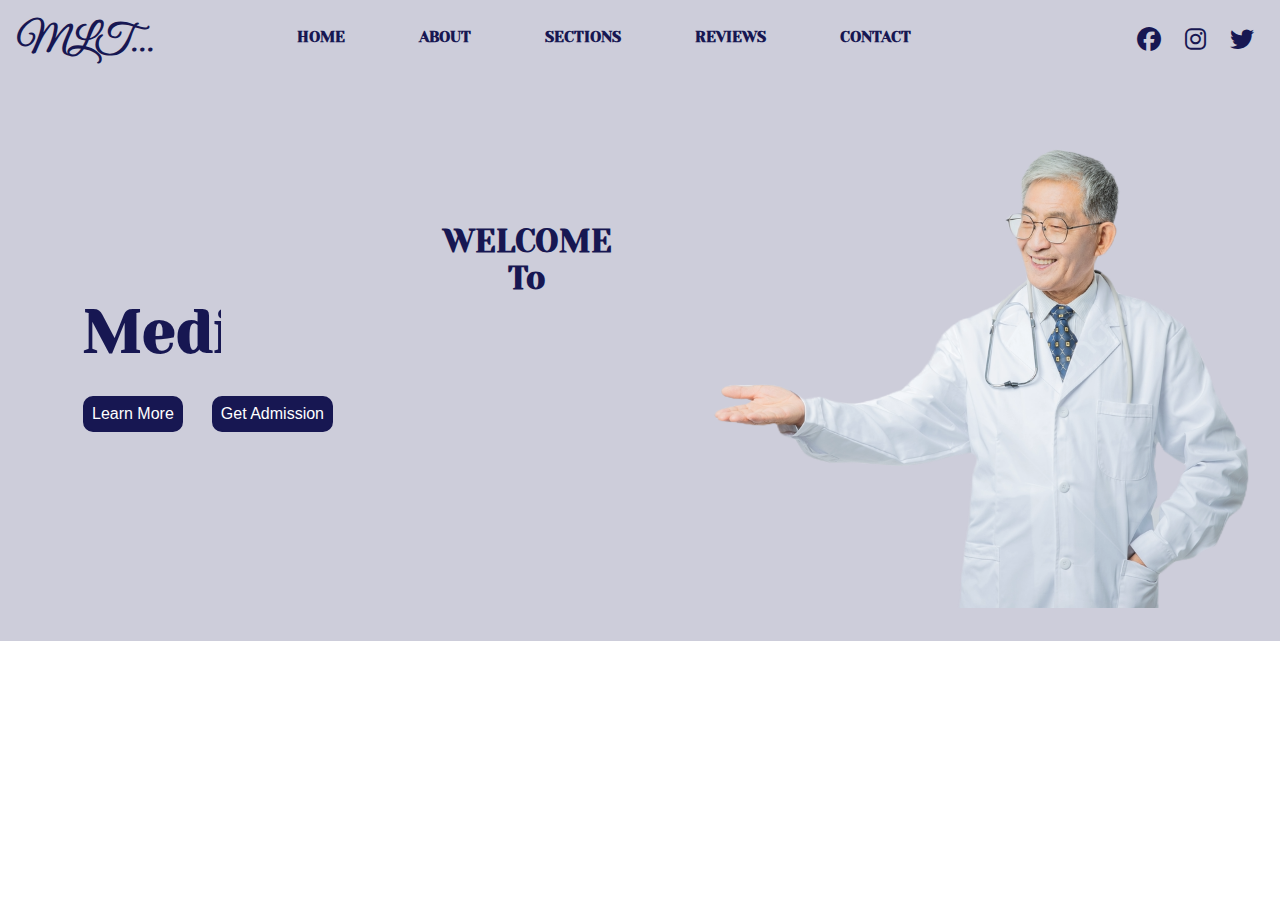
<file: index.html>
<!DOCTYPE html>
<html lang="en">

<head>
    <meta charset="UTF-8">
    <meta name="viewport" content="width=device-width, initial-scale=1.0">
    <title>Medical Labortory Technolgy</title>
    <link rel="stylesheet" href="index.css">
    <link rel="stylesheet" href="https://cdnjs.cloudflare.com/ajax/libs/font-awesome/6.5.2/css/all.min.css">
</head>

<body>
    <div class="container">
        <div class="header">
            <div class="navbar">
                <div class="logo">
                    <h1>MLT...</h1>
                </div>
                <div class="tags">
                    <a href="index.html" class="hover-line">HOME</a>
                    <a href="About.html" class="hover-line">ABOUT</a>
                    <a href="Sections.html" class="hover-line">SECTIONS</a>
                    <a href="Reviews.html" class="hover-line">REVIEWS</a>
                    <a href="Contact.html" class="hover-line">CONTACT</a>
                </div>
                <div class="icons">
                    <a href="https://www.facebook.com"><i class="fa-brands fa-facebook fa-beat fa-xl"></i></a>
                    <a href="https://www.instagram.com"> <i class="fa-brands fa-instagram fa-beat fa-xl"></i></a>
                    <a href="https://www.twitter.com"> <i class="fa-brands fa-twitter fa-beat fa-xl"></i></a>
                </div>
            </div>
        </div>
        <div class="home">
            <h1 class="dec">WELCOME <br>To <br><span>Medical Labortory Technolgy</span></h1>
            <a
                href="https://nursinganswers.net/essays/the-role-of-a-medical-lab-technician-is-critical-health-essay.php"><button>Learn
                    More</button></a>
            <a href="https://superstudy.pk/admissions/"> <button>Get Admission</button></a>
        </div>

    </div>

</body>

</html>
</file>
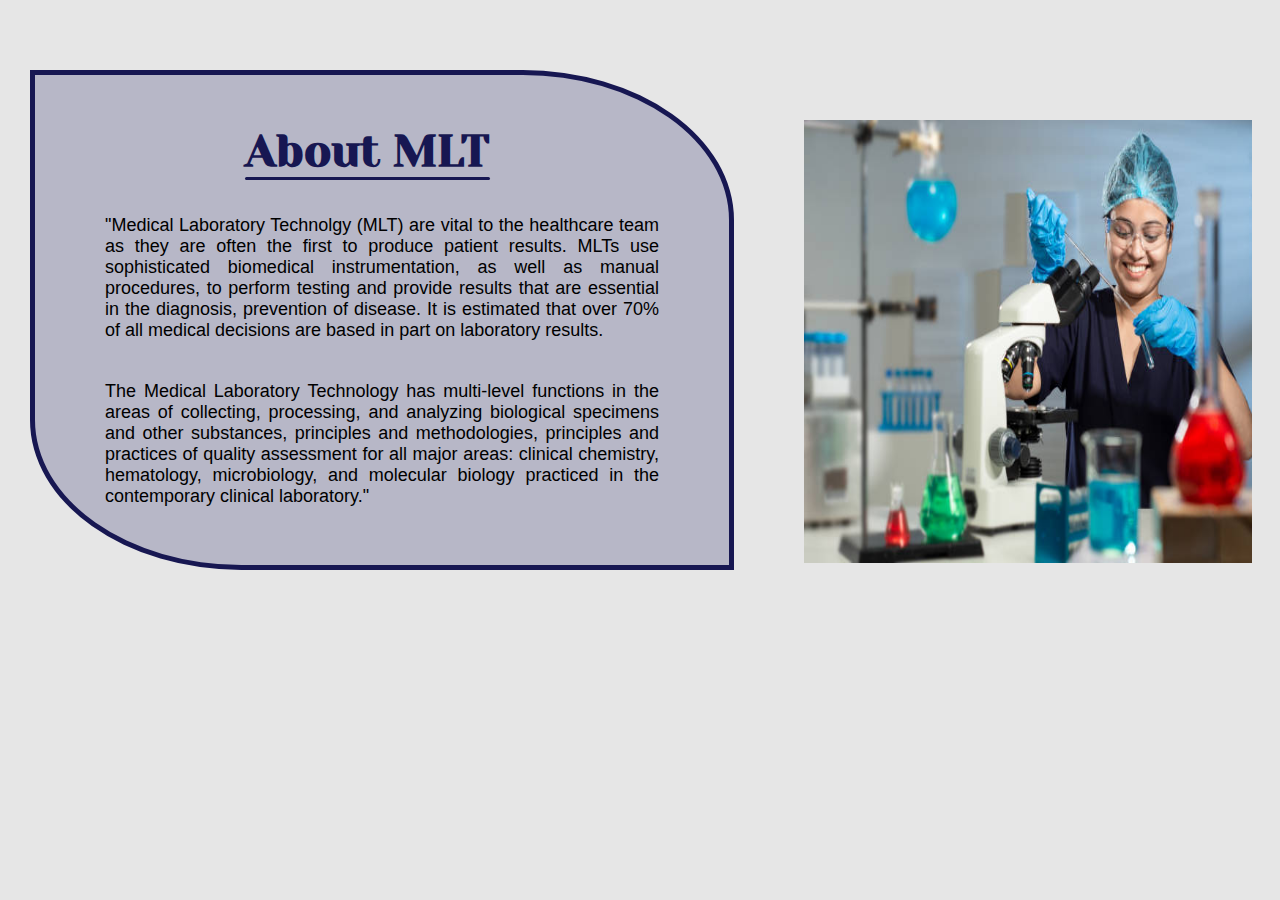
<file: About.html>
<!DOCTYPE html>
<html lang="en">

<head>
    <meta charset="UTF-8">
    <meta name="viewport" content="width=device-width, initial-scale=1.0">
    <title>About</title>
    <link rel="stylesheet" href="about.css">
</head>

<body>
    <div class="box">
        <div class="box1">
            <h1 class="heading hover-line">About MLT </h1>
            <p>"Medical Laboratory Technolgy (MLT) are vital to the healthcare team as they are often
                the first to produce patient results. MLTs use sophisticated biomedical instrumentation,
                as well as manual procedures, to perform testing and provide results that are essential in
                the diagnosis, prevention of disease.
                It is estimated that over 70% of all medical decisions are based in part on laboratory results.</p>
            <p>The Medical Laboratory Technology has  multi-level functions in the areas of collecting,
                processing, and analyzing biological specimens and other substances, principles and methodologies,
               principles and practices of quality assessment for all major areas: clinical chemistry,
                hematology, microbiology, and molecular biology practiced in the
                contemporary clinical laboratory."</p>
        </div>
        <div class="box2"><img src="Images/mlt.jpg" alt="mlt"></div>
    </div>
</body>

</html>
</file>
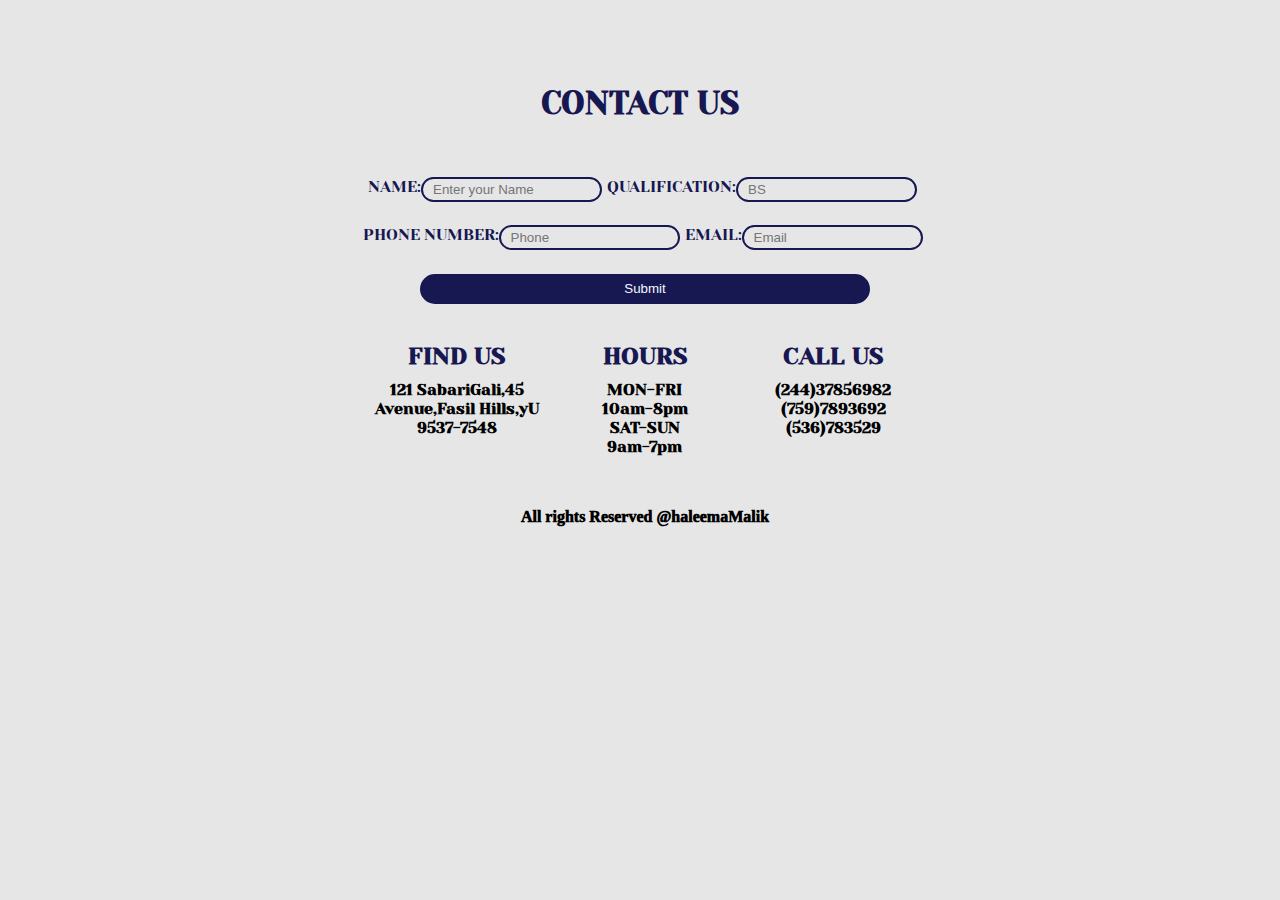
<file: Contact.html>
<!DOCTYPE html>
<html lang="en">
<head>
    <meta charset="UTF-8">
    <meta name="viewport" content="width=device-width, initial-scale=1.0">
    <title>Contact Us</title>
    <link rel="stylesheet" href="Contact.css">
</head>
<body>
    <div class="container">
<h1>CONTACT US</h1>
<div class="input">

    <form >
        NAME:<input type="name" name="" id="nm" placeholder="Enter your Name">
        QUALIFICATION:<input type="name" name="" id="qlf" placeholder="BS">
        PHONE NUMBER:<input type="Phone number" name="Phone Number" id="phn" placeholder="Phone">
    EMAIL:<input type="email" name="Email" id="eml"  placeholder="Email">
    <input type="submit" value="Submit" id="sub">
   
</form>
<div class="information">
<div class="find">
<h2>FIND US</h2>
<p>121 SabariGali,45<br>Avenue,Fasil Hills,yU<br>9537-7548</p>

</div>
<div class="hours">
    <h2>HOURS</h2>
    <p><b>MON-FRI</b><br>10am-8pm<br><b>SAT-SUN</b><br>9am-7pm</p>

</div>
<div class="call"><h2>CALL US</h2>
    <p>(244)37856982<br>(759)7893692<br>(536)783529</div>All rights Reserved @haleemaMalik</div>
        
</div>
    </div>
</body>
</html>
</file>
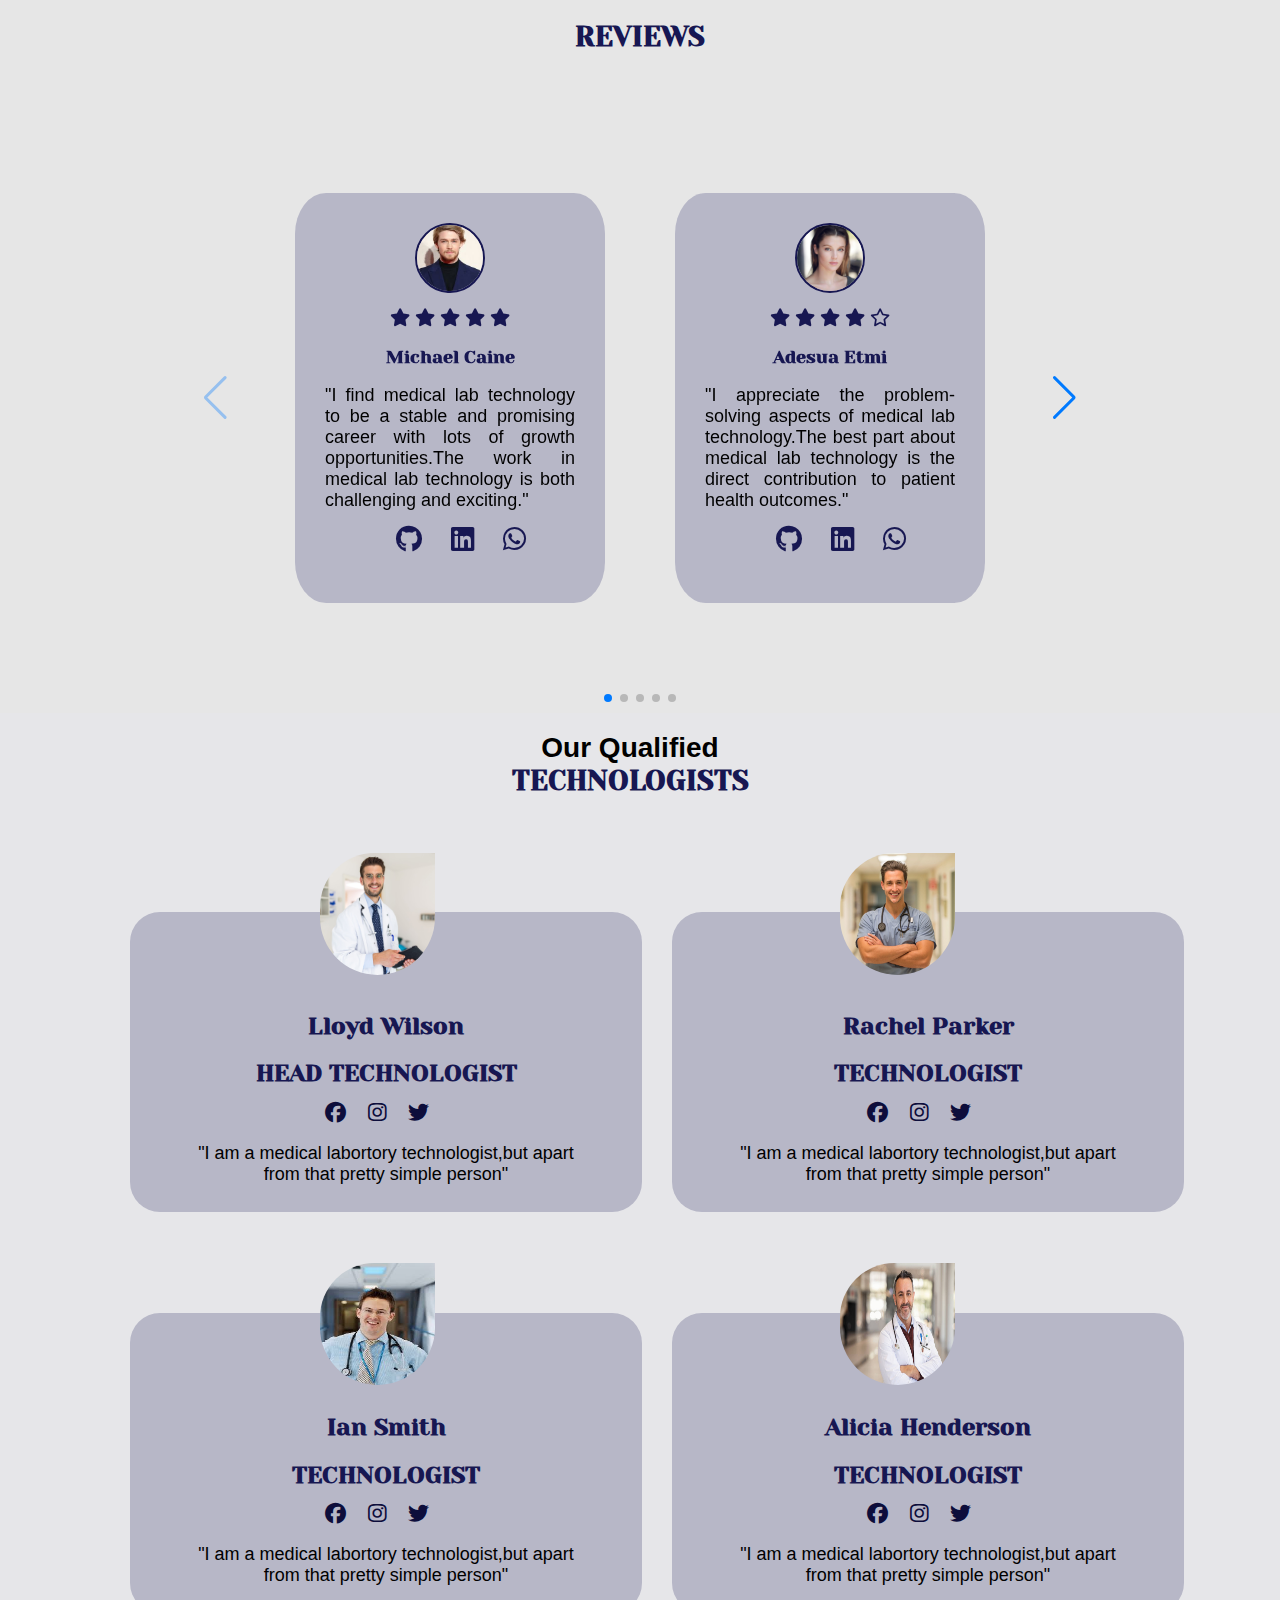
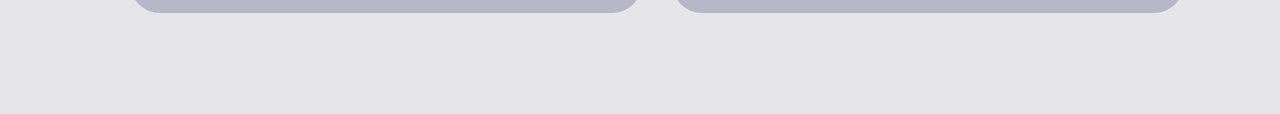
<file: Reviews.html>
<!DOCTYPE html>
<html lang="en">

<head>
    <meta charset="utf-8" />
    <title>Reviews</title>
    <meta name="viewport" content="width=device-width, initial-scale=1, minimum-scale=1, maximum-scale=1" />
    <script src="https://cdn.jsdelivr.net/npm/swiper@11/swiper-bundle.min.js"></script>
    <link rel="stylesheet" href="Reviews.css">
    <link rel="stylesheet" href="https://cdn.jsdelivr.net/npm/swiper@11/swiper-bundle.min.css" />
    <link rel="stylesheet" href="https://cdnjs.cloudflare.com/ajax/libs/font-awesome/6.5.2/css/all.min.css">
    <script src="index.js" defer></script>
</head>

<body>
    <h1 class="h1">REVIEWS</h1>
    <!-- Swiper -->
    <div class="swiper mySwiper">
        <div class="swiper-wrapper">
            <div class="swiper-slide" style="display: flex;">
                <div class="review1">
                    <div class="intro"> <img src="Images/r5.jpeg" alt="">
                        <i class="fa-solid fa-star fa-beat-fade"></i>
                        <i class="fa-solid fa-star fa-beat-fade"></i>
                        <i class="fa-solid fa-star fa-beat-fade"></i>
                        <i class="fa-solid fa-star fa-beat-fade"></i>
                        <i class="fa-solid fa-star fa-beat-fade"></i>
                        <h4 class="name">Michael Caine</h4>
                        <p class="jumbo">"I find medical lab technology to be a
                            stable and promising career with lots of growth opportunities.The work in medical
                            lab technology is both challenging and exciting."</p>
                    </div>
                    <div class="cnt">
   <a href="https://github.com/"><i class="fa-brands fa-github fa-xl"></i></a> 
   <a href="https://www.linkedin.com/"><i class="fa-brands fa-linkedin fa-xl"></i></a>
    <a href="https://whatsapp.com/"><i class="fa-brands fa-whatsapp fa-xl"></i></a> 
                    </div>
                </div>
                <div class="review1">
                    <div class="intro"> <img src="Images/r4.jpg" alt="">
                        <i class="fa-solid fa-star fa-beat-fade"></i>
                        <i class="fa-solid fa-star fa-beat-fade"></i>
                        <i class="fa-solid fa-star fa-beat-fade"></i>
                        <i class="fa-solid fa-star fa-beat-fade"></i>
                        <i class="fa-regular fa-star fa-beat-fade"></i>
                        <h4 class="name">Adesua Etmi</h4>
                        <p class="jumbo">"I appreciate the problem-solving
                            aspects of medical lab technology.The best part about
                            medical lab technology is the direct contribution to patient health outcomes." </p>
                    </div>
                    <div class="cnt">
                        <a href="https://github.com/"><i class="fa-brands fa-github fa-xl"></i></a> 
                        <a href="https://www.linkedin.com/"><i class="fa-brands fa-linkedin fa-xl"></i></a>
                         <a href="https://whatsapp.com/"><i class="fa-brands fa-whatsapp fa-xl"></i></a> 
                    </div>
                </div>
            </div>
            <!-- S2 -->
            <div class="swiper-slide" style="display: flex;">
                <div class="review1">
                    <div class="intro"> <img src="Images/r1.webp">
                        <i class="fa-solid fa-star fa-beat-fade"></i>
                        <i class="fa-solid fa-star fa-beat-fade"></i>
                        <i class="fa-solid fa-star fa-beat-fade"></i>
                        <i class="fa-solid fa-star fa-beat-fade"></i>
                        <i class="fa-regular fa-star fa-beat-fade"></i>
                        <h4 class="name">Helen Mirren</h4>
                        <p class="jumbo">"I enjoy the technological advancements in medical
                            lab technology. There is always something new to learn. Medical lab technology is a career
                            that offers stability."</p>
                    </div>
                    <div class="cnt">
                        <a href="https://github.com/"><i class="fa-brands fa-github fa-xl"></i></a> 
                        <a href="https://www.linkedin.com/"><i class="fa-brands fa-linkedin fa-xl"></i></a>
                         <a href="https://whatsapp.com/"><i class="fa-brands fa-whatsapp fa-xl"></i></a> 
                    </div>
                </div>
                <div class="review1">
                    <div class="intro"> <img src="Images/r5.jpeg" alt="">
                        <i class="fa-solid fa-star fa-beat-fade"></i>
                        <i class="fa-solid fa-star fa-beat-fade"></i>
                        <i class="fa-solid fa-star fa-beat-fade"></i>
                        <i class="fa-regular fa-star fa-beat-fade"></i>
                        <i class="fa-regular fa-star fa-beat-fade"></i>
                        <h4 class="name">Lium Nesoon</h4>
                        <p class="jumbo">"I find medical lab technology to be a
                            constantly evolving field with lots of potential.The scientific rigor in
                            medical lab technology makes it a very satisfying career."</p>
                    </div>
                    <div class="cnt">
                        <a href="https://github.com/"><i class="fa-brands fa-github fa-xl"></i></a> 
   <a href="https://www.linkedin.com/"><i class="fa-brands fa-linkedin fa-xl"></i></a>
    <a href="https://whatsapp.com/"><i class="fa-brands fa-whatsapp fa-xl"></i></a> 
                    </div>
                </div>
            </div>
            <!-- s3 -->
            <div class="swiper-slide" style="display: flex;">
                <div class="review1">
                    <div class="intro"> <img src="Images/r2.webp" alt="">
                        <i class="fa-solid fa-star fa-beat-fade"></i>
                        <i class="fa-solid fa-star fa-beat-fade"></i>
                        <i class="fa-solid fa-star fa-beat-fade"></i>
                        <i class="fa-regular fa-star fa-beat-fade"></i>
                        <i class="fa-regular fa-star fa-beat-fade"></i>
                        <h4 class="name">Emilia Clarke</h4>
                        <p class="jumbo">"I appreciate the mix of laboratory work and
                            patient care in medical lab technology.Medical lab technology offers
                            a unique and critical role in the healthcare system."</p>
                    </div>
                    <div class="cnt">
                        <a href="https://github.com/"><i class="fa-brands fa-github fa-xl"></i></a> 
                        <a href="https://www.linkedin.com/"><i class="fa-brands fa-linkedin fa-xl"></i></a>
                         <a href="https://whatsapp.com/"><i class="fa-brands fa-whatsapp fa-xl"></i></a> 
                    </div>
                </div>
                <div class="review1">
                    <div class="intro"> <img src="Images/r10.jpeg">
                        <i class="fa-solid fa-star fa-beat-fade"></i>
                        <i class="fa-solid fa-star fa-beat-fade"></i>
                        <i class="fa-solid fa-star fa-beat-fade"></i>
                        <i class="fa-solid fa-star fa-beat-fade"></i>
                        <i class="fa-solid fa-star fa-beat-fade"></i>
                        <h4 class="name">Christian Bale</h4>
                        <p class="jumbo">"I love the investigative nature of medical lab
                            technology. Its like being a detective in healthcare.Being a part of the diagnostic
                            process in medical lab technology is extremely rewarding."</p>
                    </div>
                    <div class="cnt">
                        <a href="https://github.com/"><i class="fa-brands fa-github fa-xl"></i></a> 
                        <a href="https://www.linkedin.com/"><i class="fa-brands fa-linkedin fa-xl"></i></a>
                         <a href="https://whatsapp.com/"><i class="fa-brands fa-whatsapp fa-xl"></i></a> 
                    </div>
                </div>
            </div>
            <!-- s4 -->
            <div class="swiper-slide" style="display: flex;">
                <div class="review1">
                    <div class="intro"> <img src="Images/r6.jpeg">
                        <i class="fa-solid fa-star fa-beat-fade"></i>
                        <i class="fa-solid fa-star fa-beat-fade"></i>
                        <i class="fa-solid fa-star fa-beat-fade"></i>
                        <i class="fa-solid fa-star fa-beat-fade"></i>
                        <i class="fa-regular fa-star fa-beat-fade"></i>
                        <h4 class="name">Rosamund Pike</h4>
                        <p class="jumbo">"The role of a medical lab technologist
                            is vital in patient care, and thats very fulfilling.Medical lab technology is a
                            perfect blend of science, technology, and patient care." </p>
                    </div>
                    <div class="cnt">
                        <a href="https://github.com/"><i class="fa-brands fa-github fa-xl"></i></a> 
                        <a href="https://www.linkedin.com/"><i class="fa-brands fa-linkedin fa-xl"></i></a>
                         <a href="https://whatsapp.com/"><i class="fa-brands fa-whatsapp fa-xl"></i></a> 
                    </div>
                </div>
                <div class="review1">
                    <div class="intro"> <img src="Images/r7.jpg" alt="">
                        <i class="fa-solid fa-star fa-beat-fade"></i>
                        <i class="fa-solid fa-star fa-beat-fade"></i>
                        <i class="fa-solid fa-star fa-beat-fade"></i>
                        <i class="fa-regular fa-star fa-beat-fade"></i>
                        <i class="fa-regular fa-star fa-beat-fade"></i>
                        <h4 class="name">Maggie Smith</h4>
                        <p class="jumbo">"Medical lab technology offers a challenging yet rewarding career.
                            The precision required and the impact on patient care make it fulfilling.
                            I love the constant learning in MLT.</p>
                    </div>
                    <div class="cnt">
                        <a href="https://github.com/"><i class="fa-brands fa-github fa-xl"></i></a> 
                        <a href="https://www.linkedin.com/"><i class="fa-brands fa-linkedin fa-xl"></i></a>
                         <a href="https://whatsapp.com/"><i class="fa-brands fa-whatsapp fa-xl"></i></a> 
                    </div>
                </div>
            </div>
            <!-- s5 -->
            <div class="swiper-slide" style="display: flex;">
                <div class="review1">
                    <div class="intro"> <img src="Images/r8.jpeg" alt="">
                        <i class="fa-solid fa-star fa-beat-fade"></i>
                        <i class="fa-solid fa-star fa-beat-fade"></i>
                        <i class="fa-solid fa-star fa-beat-fade"></i>
                        <i class="fa-solid fa-star fa-beat-fade"></i>
                        <i class="fa-regular fa-star fa-beat-fade"></i>
                        <h4 class="name">Emma Watson</h4>
                        <p class="jumbo"> "I enjoy the analytical aspect of medical lab technology
                            .Its like solving a puzzle every day.
                            The best part about mlt is the direct contribution to patient health outcomes." </p>
                    </div>
                    <div class="cnt">
                        <a href="https://github.com/"><i class="fa-brands fa-github fa-xl"></i></a> 
   <a href="https://www.linkedin.com/"><i class="fa-brands fa-linkedin fa-xl"></i></a>
    <a href="https://whatsapp.com/"><i class="fa-brands fa-whatsapp fa-xl"></i></a> 
                    </div>
                </div>
                <div class="review1">
                    <div class="intro"> <img src="Images/r11.jpeg" alt="">
                        <i class="fa-solid fa-star fa-beat-fade"></i>
                        <i class="fa-solid fa-star fa-beat-fade"></i>
                        <i class="fa-solid fa-star fa-beat-fade"></i>
                        <i class="fa-regular fa-star fa-beat-fade"></i>
                        <i class="fa-regular fa-star fa-beat-fade"></i>
                        <h4 class="name">Carey Mulligan</h4>
                        <p class="jumbo">"The hands-on experience in medical lab technology is invaluable.
                            Its a field where every detail matters.The technology and techniques in this field are
                            fascinating.
                            ."</p>
                    </div>
                    <div class="cnt">
                        <a href="https://github.com/"><i class="fa-brands fa-github fa-xl"></i></a> 
                        <a href="https://www.linkedin.com/"><i class="fa-brands fa-linkedin fa-xl"></i></a>
                         <a href="https://whatsapp.com/"><i class="fa-brands fa-whatsapp fa-xl"></i></a> 
                    </div>
                </div>
            </div>
        </div>
        <div class="swiper-button-next"></div>
        <div class="swiper-button-prev"></div>
        <div class="swiper-pagination"></div>
    </div>
    <div class="technologist">
        <div class="heading">
            <h1 class="hdg">
                Our Qualified <span>TECHNOLOGISTS</span>
            </h1>
        </div>
        <div class="i1"><img src="Images/i2.jpg" alt=""></div>
        <div class="tech1">
            <h2 class="set">Lloyd Wilson</h2>
            <h5 class="set ft">HEAD TECHNOLOGIST</h5>
            <div class="connect">
                <a href="https://www.facebook.com"><i class="fa-brands fa-facebook fa-beat fa-xl"></i></a>
                <a href="https://www.instagram.com"> <i class="fa-brands fa-instagram fa-beat fa-xl"></i></a>
                <a href="https://www.twitter.com"> <i class="fa-brands fa-twitter fa-beat fa-xl"></i></a>
            </div>
            <p class="gif">"I am a medical labortory technologist,but apart
                from that pretty simple person"</p>
        </div>
        <div class="i2"><img src="Images/ii2.jpg" alt=""></div>
        <div class="tech2">
            <h2 class="set">Rachel Parker</h2>
            <h5 class="set ft"> TECHNOLOGIST</h5>
            <div class="connect">
                <a href="https://www.facebook.com"><i class="fa-brands fa-facebook fa-beat fa-xl"></i></a>
                <a href="https://www.instagram.com"> <i class="fa-brands fa-instagram fa-beat fa-xl"></i></a>
                <a href="https://www.twitter.com"> <i class="fa-brands fa-twitter fa-beat fa-xl"></i></a>
            </div>
            <p class="gif">"I am a medical labortory technologist,but apart
                from that pretty simple person"</p>
        </div>
        <div class="i3"><img src="Images/ii5.jpeg"></div>
        <div class="tech3">
            <h2 class="set">Ian Smith</h2>
            <h5 class="set ft"> TECHNOLOGIST</h5>
            <div class="connect">
                <a href="https://www.facebook.com"><i class="fa-brands fa-facebook fa-beat fa-xl"></i></a>
                <a href="https://www.instagram.com"> <i class="fa-brands fa-instagram fa-beat fa-xl"></i></a>
                <a href="https://www.twitter.com"> <i class="fa-brands fa-twitter fa-beat fa-xl"></i></a>
            </div>
            <p class="gif">"I am a medical labortory technologist,but apart
                from that pretty simple person"</p>
        </div>
        <div class="i4"><img src="Images/iii4.jpg"></div>
        <div class="tech4">
            <h2 class="set">Alicia Henderson</h2>
            <h5 class="set ft"> TECHNOLOGIST</h5>
            <div class="connect">
                <a href="https://www.facebook.com"><i class="fa-brands fa-facebook fa-beat fa-xl"></i></a>
                <a href="https://www.instagram.com"> <i class="fa-brands fa-instagram fa-beat fa-xl"></i></a>
                <a href="https://www.twitter.com"> <i class="fa-brands fa-twitter fa-beat fa-xl"></i></a>
            </div>
            <p class="gif">"I am a medical labortory technologist,but apart
                from that pretty simple person"</p>
        </div>
    </div>
</body>

</html>
</file>
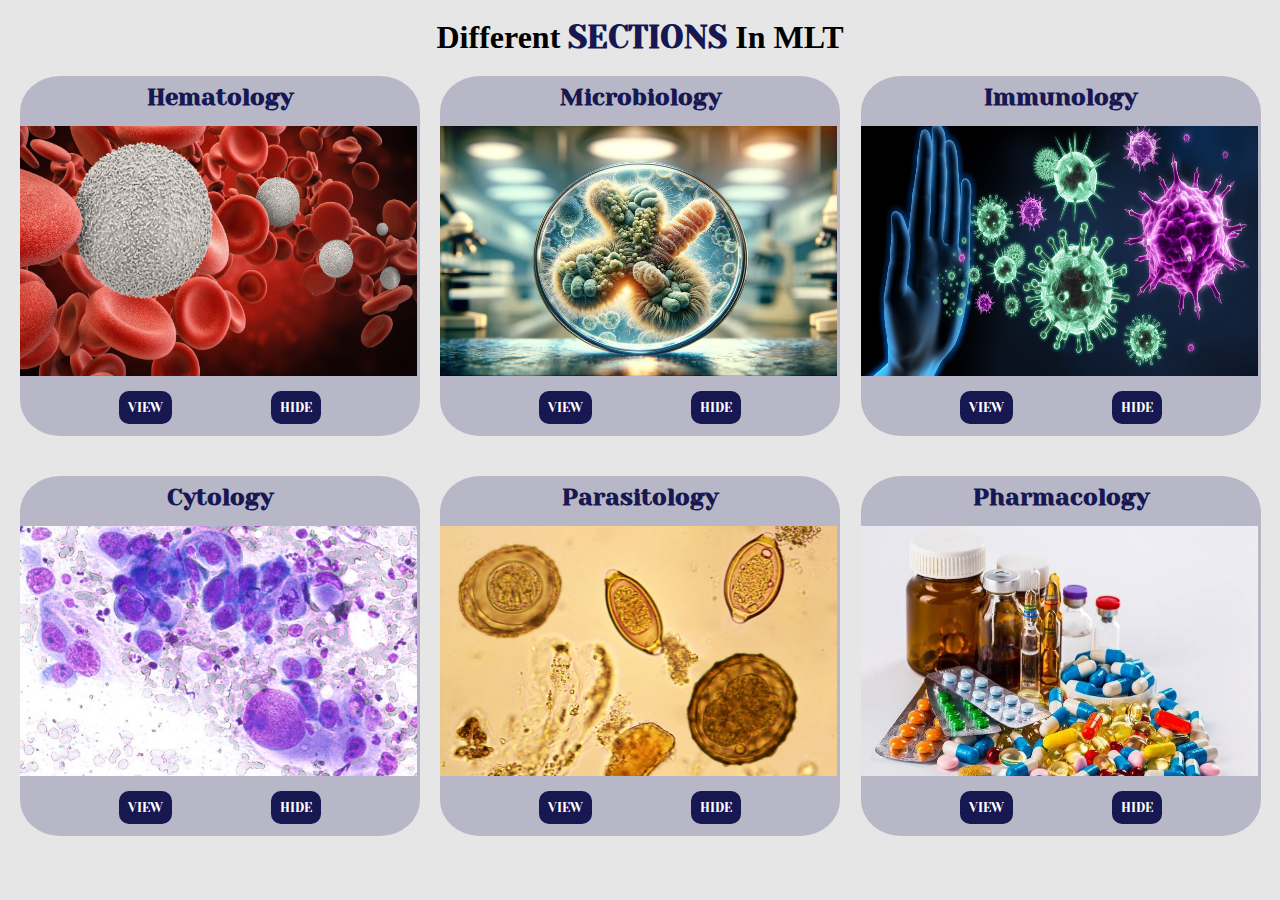
<file: Sections.html>
<!DOCTYPE html>
<html lang="en">

<head>
    <meta charset="UTF-8">
    <meta name="viewport" content="width=device-width, initial-scale=1.0">
    <title>Sections</title>
    <link rel="stylesheet" href="Sections.css">
    <script src="section.js" defer></script>
</head>

<body>
    <h1>Different <span>SECTIONS</span> In MLT</h1>
    <div class="section">
        <div class="sect sec1">
            <h4 class="miq">Hematology</h4>
            <div class="goodness" id="div1"> <img src="Images/sec1.jpg"></div>
            <div class="details" id="div2" style="display: none;">
                <p class="mops">Hematology in medical laboratories focuses on analyzing
                    blood components to diagnose disorders like anemia, leukemia, and clotting abnormalities.
                    Tests include complete blood counts, blood smears,
                    and coagulation assays, crucial
                    for treatment guidance.Specialized equipment like hematology analyzers and microscope are utilized
                    for precise analysis.
                    Hematologists interpret results to guide treatment decisions and monitor patient response to
                    therapies.</p>
            </div>
            <div class="btn"><button id="change" class="btn">VIEW</button>
                <button id="deter" class="btn">HIDE</button>
            </div>
        </div>
        <div class="sect sec1">
            <h4 class="miq">Microbiology</h4>
            <div class="goodness" id="div1"> <img src="Images/sec22.jpg"></div>
            <div class="details" id="div2" style="display: none;">
                <p class="mops">Microbiology in medical laboratories investigates microorganisms causing infectious
                    diseases.
                    Techniques include culturing, staining, and molecular methods like PCR to identify bacteria,
                    viruses, fungi,
                    and parasites. Antibiotic susceptibility testing helps guide treatment decisions. Microbiologists
                    play a
                    crucial role in infection control and public health by identifying outbreaks and monitoring
                    antimicrobial
                    resistance.</p>
            </div>
            <div class="btn"><button id="change" class="btn">VIEW</button>
                <button id="deter" class="btn">HIDE</button>
            </div>
        </div>
        <div class="sect sec1">
            <h4 class="miq">Immunology</h4>
            <div class="goodness" id="div1"> <img src="Images/sec33.jpg"></div>
            <div class="details" id="div2" style="display: none;">
                <p class="mops">Immunology in medical laboratories analyzes the immune system's
                    response to infections, allergies, and autoimmune disorders.
                    Techniques include ELISA, flow cytometry, and immunofluorescence assays to measure antibodies,
                    cytokines, and immune cell populations. Immunologists provide crucial diagnostic insights
                    and monitor treatment efficacy, aiding in personalized patient care and disease management.</p>
            </div>
            <div class="btn"><button id="change" class="btn">VIEW</button>
                <button id="deter" class="btn">HIDE</button>
            </div>
        </div>
        <div class="sect sec1">
            <h4 class="miq">Cytology</h4>
            <div class="goodness" id="div1"> <img src="Images/sec4.jpg"></div>
            <div class="details" id="div2" style="display: none;">
                <p class="mops">Cytology in medical laboratories examines cells for abnormalities,
                    aiding in cancer diagnosis and screening. Techniques include Pap smears for cervical cancer,
                    fine needle aspiration for tissue sampling, and fluid cytology for effusions. Cytotechnologists and
                    pathologists analyze cell morphology
                    to detect precancerous or cancerous changes,
                    guiding patient management and treatment decisions.</p>
            </div>
            <div class="btn"><button id="change" class="btn">VIEW</button>
                <button id="deter" class="btn">HIDE</button>
            </div>
        </div>
        <div class="sect sec1">
            <h4 class="miq">Parasitology</h4>
            <div class="goodness" id="div1"> <img src="Images/sec55.jpg"></div>
            <div class="details" id="div2" style="display: none;">
                <p class="mops">Parasitology in medical laboratories involves identifying and diagnosing parasitic
                    infections in human samples like stool, blood, and tissue. Techniques include microscopy,
                    serological tests,
                    and molecular assays. Parasitologists play a critical role in public health by
                    detecting and managing parasitic diseases, informing treatment strategies, and preventing
                    transmission.</p>
            </div>
            <div class="btn"><button id="change" class="btn">VIEW</button>
                <button id="deter" class="btn">HIDE</button>
            </div>
        </div>
        <div class="sect sec1">
            <h4 class="miq">Pharmacology</h4>
            <div class="goodness" id="div1"> <img src="Images/sec66.jpg"></div>
            <div class="details" id="div2" style="display: none;">
                <p class="mops">Pharmacology in medical laboratories investigates the
                    effects of drugs on biological systems. Techniques include drug concentration measurements, receptor
                    binding assays, and toxicity testing.
                    Pharmacologists study drug interactions, metabolism, and efficacy to optimize
                    treatments and minimize adverse effects, contributing to safer and more effective medication use in
                    patient care.</p>
            </div>
            <div class="btn"><button id="change" class="btn">VIEW</button>
                <button id="deter" class="btn">HIDE</button>
            </div>
        </div>
    </div>
    <div class="details" id="div2" style="display: none;">
        <p>Hematology in medical laboratories focuses on analyzing
            blood components to diagnose and monitor disorders like anemia, leukemia, and clotting abnormalities. Tests
            include complete blood counts, blood smears,
            and coagulation assays, crucial
            for patient care and treatment guidance.</p>
    </div>
</body>

</html>
</file>
<file: index.css>
@import url('https://fonts.googleapis.com/css2?family=Great+Vibes&display=swap,Abril+Fatface&family=Tinos:ital,wght@0,400;0,700;1,400;1,700&family=Yeseva+One&display=swap');

* {
  margin: 0px;
  padding: 0px;
  box-sizing: border-box;
}

.container {
  border: 3px solid rgb(205, 205, 218);
  height: 641px;
  background-image: url(Images/oo1\ \(1\).png);
  background-position: center;
  background-repeat: no-repeat;
  background-size: 800px;
  background-position-x: 600px;
  background-color: rgb(205, 205, 218);
}

.navbar {
  height: 70px;
  display: flex;
  justify-content: space-between;
  
}

.logo {
  height: 59px;
  width: 150px;
  color: white;
  margin-left: 14px;
}

.logo h1 {
  position: relative;
  margin-top: 15px;
  font-family: "Great Vibes", cursive;
  font-weight: 1500;
  font-style: normal;
  font-size: 3vw;
  color: rgb(23, 23, 82);
  ;
}

.tags {
  width: 700px;
  height: 30px;
  margin-top: 25px;
  position: sticky;
}

.tags a {
  justify-content: space-evenly;
  font-family: "Yeseva One", serif;
  font-weight: 900;
  font-style: normal;
  font-size: 1.2vw;
  color: rgb(23, 23, 82);
  display: inline-block;
  text-decoration: none;
  padding-right: 70px;
  cursor: pointer;
}

a:hover {
  color: rgb(79, 71, 116);
}

.hover-line::after {
  content: '';
  top: 90px;
  display: block;
  width: 0%;
  height: 3px;
  border-radius: 20px;
  background-color: rgb(23, 23, 82);
  transition: width .3s;
}

.hover-line:hover::after {
  width: 100%;
  transition: width .5s;
}

.icons {
  height: 30px;
  width: 150px;
  margin-top: 25px;
}

.icons i {
  color: rgb(23, 23, 82);
  padding: 10px;
}

.icons i:hover {
  color: rgb(79, 71, 116);
}

.home {
  height: 160px;
  width: fit-content;
  margin-top: 150px;
  margin-left: 80px
}

.home h1 {
  text-align: center;
  color: rgb(23, 23, 82);
  font-family: "Yeseva One", serif;
  font-weight: 1500;
  font-style: normal;
  font-size: xx-large;
}

.dec span {
  font-size: 60px;
  color: transparent;
  background-image: linear-gradient(rgb(23, 23, 82), rgb(23, 23, 82));
  background-repeat: no-repeat;
  -webkit-background-clip: text;
  background-position: -750px 0;
  animation: backcolor 5s linear infinite;
}

@keyframes backcolor {
  100% {
    background-position: 0 0;
  }
}

button {
  color: white;
  background-color: rgb(23, 23, 82);
  padding: 7px;
  font-size: medium;
  margin-top: 30px;
  margin-right: 25px;
  border-radius: 10px;
  justify-content: space-between;
  border: 2px solid rgb(23, 23, 82);
  ;
}

button:hover {
  background-color: rgb(205, 205, 218);
  color: rgb(23, 23, 82);
  border: 2px solid rgb(23, 23, 82);
}
@media only screen and (max-width: 500px){
  body{
    background-color: rgb(205, 205, 218);}
  .icons i{margin-bottom: 15px;}
  .logo h1{font-size: 6vw;}
  .container{background-image: none;}
  .button{margin-right:15px ;}
}
</file>
<file: about.css>
@import url('https://fonts.googleapis.com/css2?family=Great+Vibes&display=swap,Abril+Fatface&family=Tinos:ital,wght@0,400;0,700;1,400;1,700&family=Yeseva+One&display=swap');

* {
  margin: 0px;
  padding: 0px;
  box-sizing: border-box;
}

body {
  background-color: rgb(230, 230, 230);
  margin: 0px;
  padding: 0px;
}

.box {
  height: 641px;
  width: 100%;
  display: flex;
  background-color: rgb(230, 230, 230);
  flex-direction: row;
}

.box1 {
  border: 5px solid rgb(23, 23, 82);
  height: 500px;
  width: 55%;
  margin-top: 70px;
  margin-left: 30px;
  padding: 50px;
  border-top-right-radius: 30%;
  border-bottom-left-radius: 30%;
  background-color: rgb(183, 183, 199);
  font-family: "Yeseva One", serif;
}

h1 {
  width: fit-content;
  margin-left: 160px;
  margin-bottom: 15px;
  color: rgb(23, 23, 82);
  font-family: "Yeseva One", serif;
  font-weight: 1500;
  font-size: 45px;
}

.hover-line::after {
  content: '';
  top: 90px;
  display: block;
  width: 0%;
  height: 3px;
  border-radius: 20px;
  background-color: rgb(23, 23, 82);
  width: 100%;
}

p {
  padding: 20px;
  text-align: justify;
  font-family: "Roboto", sans-serif;
  font-weight: 100;
  font-size: large;
}

.box2 {
  height: 450px;
  width: 35%;
  margin-top: 120px;
  margin-left: 70px;

}

.box2 img {
  height: 443px;
  width: 100%;
}
@media screen and (max-width:500px) {
  .box {
    /* height: 641px;
    width: 100%; */
   display: block;  
  }
.box1 {
  height: max-content;
  width:90%;
  margin-top: 30px;
  display: block;
  padding: 30px;
  /* border-top-right-radius: 30%; */
  border-bottom-left-radius: 23%; 
}

.box2 {
  height: 120px;
  width: 90%;
  margin-top: 20px;
  margin-left: 20px;

}

.box2 img {
  height: fit-content;
  width: 100%;
  margin-left: 10px;
}
p {
  padding: 7px;
  /* text-align: justify; */
  font-size: medium;
}
.hover-line{  margin-left: 10px; 
margin-bottom: 7px;}
h1 {
   /* margin-left: 760px;  */
  margin-bottom: 25px; 
  font-weight: 600;
  font-size: 35px;
}
.hover-line::after {
  width: 0%;
}

}
@media screen and (min-width:501px) and (max-width:768px){
  .box {
    height: max-content;
    width: 100%; 
   display: block;  
  }
  .hover-line{margin-left: 95px;
    font-weight: 700;
    font-size: 35px;
  margin-bottom: 10px;
margin-top: 15px;}
  .box1 {
    height: max-content;
    width:80%;
    margin-left: 80px;
    margin-top: 7px;
    /* padding-left: 7px; */
    padding: 17px;
    
    /* padding-left:15px ; */
    border-bottom-left-radius: 23%; 
  }
  .box2 img {
    height: 361px;
    width: 85%;
    margin-left: 40px;
  }
  p {
    padding: 15px;
    /* text-align: justify; */
    font-size: medium;
    font-weight: 500;
  }
.hover-line::after {
  width: 0%;
}
.box2 {
 
  margin-top: 7px;
  height: 362px;
  width: 80%;
  margin-top: 36px;
  margin-left: 80px;

}
}
@media screen and (min-width:769px) and (max-width:1024px){
  .box {border: 3px solid rgb(0, 229, 255);
    height: max-content;
    width: 100%; 
   
  }
  .box2{border: 4px solid yellow;
  height: 520px;
margin-left: 10px;
margin-top: 90px;
width: 45%;}
  .hover-line{margin-left: 75px;
    font-weight: 700;
    font-size: 35px;
  margin-bottom: 7px;
margin-top: 10px;}
.box1 {padding: 20px;
  height: max-content;
    border-top-right-radius: 20%;  
 border-bottom-left-radius: 17%; }
  p{padding: 4px;}
  .box2 img {
    height: 520px;
    width: 100%;
   
  }
  p {
    padding: 10px;
    /* border-bottom-left-radius: 90%;  */
    /* text-align: justify; */
    font-size: large;
  }
}
</file>
<file: Contact.css>
@import url('https://fonts.googleapis.com/css2?family=Great+Vibes&display=swap,Abril+Fatface&family=Tinos:ital,wght@0,400;0,700;1,400;1,700&family=Yeseva+One&display=swap');

* {
    margin: 0px;
    padding: 0px;
    box-sizing: border-box;
    background-color: rgb(230, 230, 230);

}

.container {
    margin-top: 85px;
    height: 450px;
}

h1 {
    text-align: center;
    margin-top: 25px;
    color: rgb(23, 23, 82);
    font-family: "Yeseva One", serif;
    font-weight: 1500;
}

form {
    justify-content: center;
    font-family: "Yeseva One", serif;
    font-weight: 90px;
    color: rgb(23, 23, 82);
    display: flex;
    margin-left: 360px;
    margin-top: 55px;
    flex-wrap: wrap;
    width: 570px;
    height: 150px;
}

#sub {
    display: block;
    width: 130px;
    background-color: rgb(23, 23, 82);
    color: aliceblue;
}

#phn,
#eml,
#qlf,
#nm {
    height: 25px;
    margin-right: 5px;
    border-radius: 15px;
    text-decoration: none;
    border: 2px solid rgb(23, 23, 82);
}

#sub {
    border: 2px solid rgb(23, 23, 82);
    height: 30px;
    border-radius: 15px;
    text-decoration: none;
    width: 450px;
}

::placeholder {
    padding: 10px;
}

.find,
.hours,
.call {
    text-align: center;
    justify-content: center;
    height: 150px;
    width: 188.4px;
}

.information {
    font-weight: 1000;
    justify-content: center;
    text-align: center;
    height: 200px;
    width: 570px;
    display: flex;
    margin-left: 360px;
    margin-top: 15px;
    flex-wrap: wrap;
}

.find h2,
.hours h2,
.call h2 {
    font-family: "Yeseva One", serif;
    color: rgb(23, 23, 82);
    margin-bottom: 10px;
}

.find p,
.hours p,
.call p {
    font-weight: 900;
    font-family: "Yeseva One", serif;
}
@media screen and (max-width:500px) {
    h1{margin-top: 0px;
    font-weight: 700;
text-align: center;}
form{
    /* justify-content: center; */
/* text-align: center; */
/* justify-items: center; */
margin-left: 0px;
width: 450px;
height: 550px;
margin-top: 30px;
}
#nm{display: block;
;}

#phn,
#eml,
#qlf,
#nm{height: 25px;
width: 130px;}
}
</file>
<file: Reviews.css>
@import url('https://fonts.googleapis.com/css2?family=Great+Vibes&display=swap,Abril+Fatface&family=Tinos:ital,wght@0,400;0,700;1,400;1,700&family=Yeseva+One&display=swap');

html,
body {
    position: relative;
    height: 100%;
}

body {
    background-color: rgb(230, 230, 230);
    font-family: Helvetica Neue, Helvetica, Arial, sans-serif;
    font-size: 14px;
    color: #000;
    margin: 0;
    padding: 0;
}

.h1 {
    text-align: center;
    margin-bottom: 30px;
    margin-top: 20px;
    color: rgb(23, 23, 83);
    font-family: "Yeseva One", serif;
}

.swiper {
    width: 70%;
    height: 70%;
    display: flex;
}

.swiper-slide {
    text-align: center;
    font-size: 18px;
    justify-content: center;
    align-items: center;
}

.swiper-slide img {
    display: block;
    width: 100%;
    height: 100%;
    object-fit: cover;
}

.review1 {
    border: rgb(23, 23, 82);
    border-radius: 10%;
    height: 350px;
    background-color: rgb(183, 183, 199);
    margin-right: 35px;
    margin-left: 35px;
    width: 250px;
    justify-content: center;
    text-align: center;
    padding: 30px;
}

.intro img {
    width: 66px;
    height: 66px;
    border-radius: 50px;
    display: block;
    margin-left: 90px;
    margin-bottom: 15px;
    border: 2px solid rgb(23, 23, 82);
}

.intro i {
    color: rgb(23, 23, 82);
    margin-bottom: 3px;
}

.name {
    color: rgb(23, 23, 82);
    font-family: "Yeseva One", serif;
    margin-top: 17px;
    margin-bottom: 4px;
    font-size: large;
}

.jumbo {
    font-family: "Roboto", sans-serif;
    font-weight: 200px;
    text-align: justify;
}

.cnt i {
    margin-left: 23px;
    margin-top: 10px;
    cursor: pointer;
    color: rgb(23, 23, 82);
}

/* OUR QUALIFIED TECHNOLOGIST */
h1 span,
h5 {
    color: rgb(23, 23, 82);
    font-family: "Yeseva One", serif;
    margin-top: 16px;
}

.hdg {
    height: 60px;
    text-align: center;
    justify-content: center;
    margin-left: 480px;
    margin-right: 500px;
}

.technologist {
    height: 1001px;
    display: flex;
    flex-wrap: wrap;
    background-color: rgb(230, 230, 233);
}

.tech1,
.tech2,
.tech3,
.tech4 {
    box-sizing: border-box;
    flex: 0 0 40%;
    width: 180px;
    height: 300px;
    background-color: rgb(183, 183, 199);
    text-align: center;
    justify-content: center;
    border-radius: 30px;
    padding: 60px;
    padding-top: 80px;
}

.tech1,
.tech3 {
    margin-left: 130px;
    margin-right: 30px;
}

.i1,
.i2,
.i3,
.i4 {
    width: 9%;
    height: 130px;
    position: absolute;
    border-radius: 170px 0px 180px 180px;
    z-index: 90;
}

.i1,
.i2 {
    margin-top: 140px;
}

.i3,
.i4 {
    margin-top: 550px;
}

.i1,
.i3 {
    margin-left: 320px;
}

.i2,
.i4 {
    margin-left: 840px;
}

.i1 img,
.i2 img,
.i3 img,
.i4 img {
    border-radius: 170px 0px 180px 180px;
    width: 99.9%;
    height: 122px;
}

.set p {
    font-family: "Roboto", sans-serif;
    font-weight: 300px;
}

.ft {margin-bottom: 17px;
    font-size: medium;
}

.gif {
    font-size: large;
    margin-bottom: 15px;
     margin-top: 8px;
}

.connect {
    justify-content: center;
    margin-top: 7px;
    margin-bottom: 15px;
}

.connect i {  margin-bottom: 15px;
    margin-right: 18px;
    color: rgb(13, 13, 59);
}

.set {
    color: rgb(23, 23, 82);
    font-family: "Yeseva One", serif;
    font-size: x-large;
}
</file>
<file: Sections.css>
@import url('https://fonts.googleapis.com/css2?family=Great+Vibes&display=swap,Abril+Fatface&family=Tinos:ital,wght@0,400;0,700;1,400;1,700&family=Yeseva+One&display=swap');

* {
    margin: 0px;
    padding: 0px;
    box-sizing: border-box;
}

body {
    background-color: rgb(230, 230, 230);
}

h1 {
    text-align: center;
    justify-content: center;
    margin-top: 19px;
    margin-bottom: 19px;
}

h1 span {
    color: rgb(23, 23, 82);
    font-family: "Yeseva One", serif;
    font-weight: 1500;
}

.section {
    height: 800px;
    display: flex;
    flex-wrap: wrap;
    justify-content: space-evenly;
}

.sect {
    margin: 1px;
    height: 350px;
    width: 400px;
}

.sec1 {
    height: 360px;
    border-radius: 10%;
    background-color: rgb(183, 183, 199);
}

.miq {
    text-align: center;
    font-size: x-large;
    color: rgb(23, 23, 82);
    font-family: "Yeseva One", serif;
    margin-top: 7px;
}

.sec1 img {
    margin-top: 15px;
    height: 250px;
    margin-bottom: 10px;
    width: 397px;
}

button {
    color: white;
    background-color: rgb(23, 23, 82);
    padding: 7px;
    font-family: "Yeseva One", serif;
    font-size: small;
    border-radius: 10px;
    justify-content: space-between;
    border: 2px solid rgb(23, 23, 82);
}

.btn {
    display: flex;
    justify-content: space-evenly;
}

.goodness,
.details {
    height: 280px;
}

.mops {
    font-size: large;
    padding: 35px;
    text-align: justify;
}
</file>
